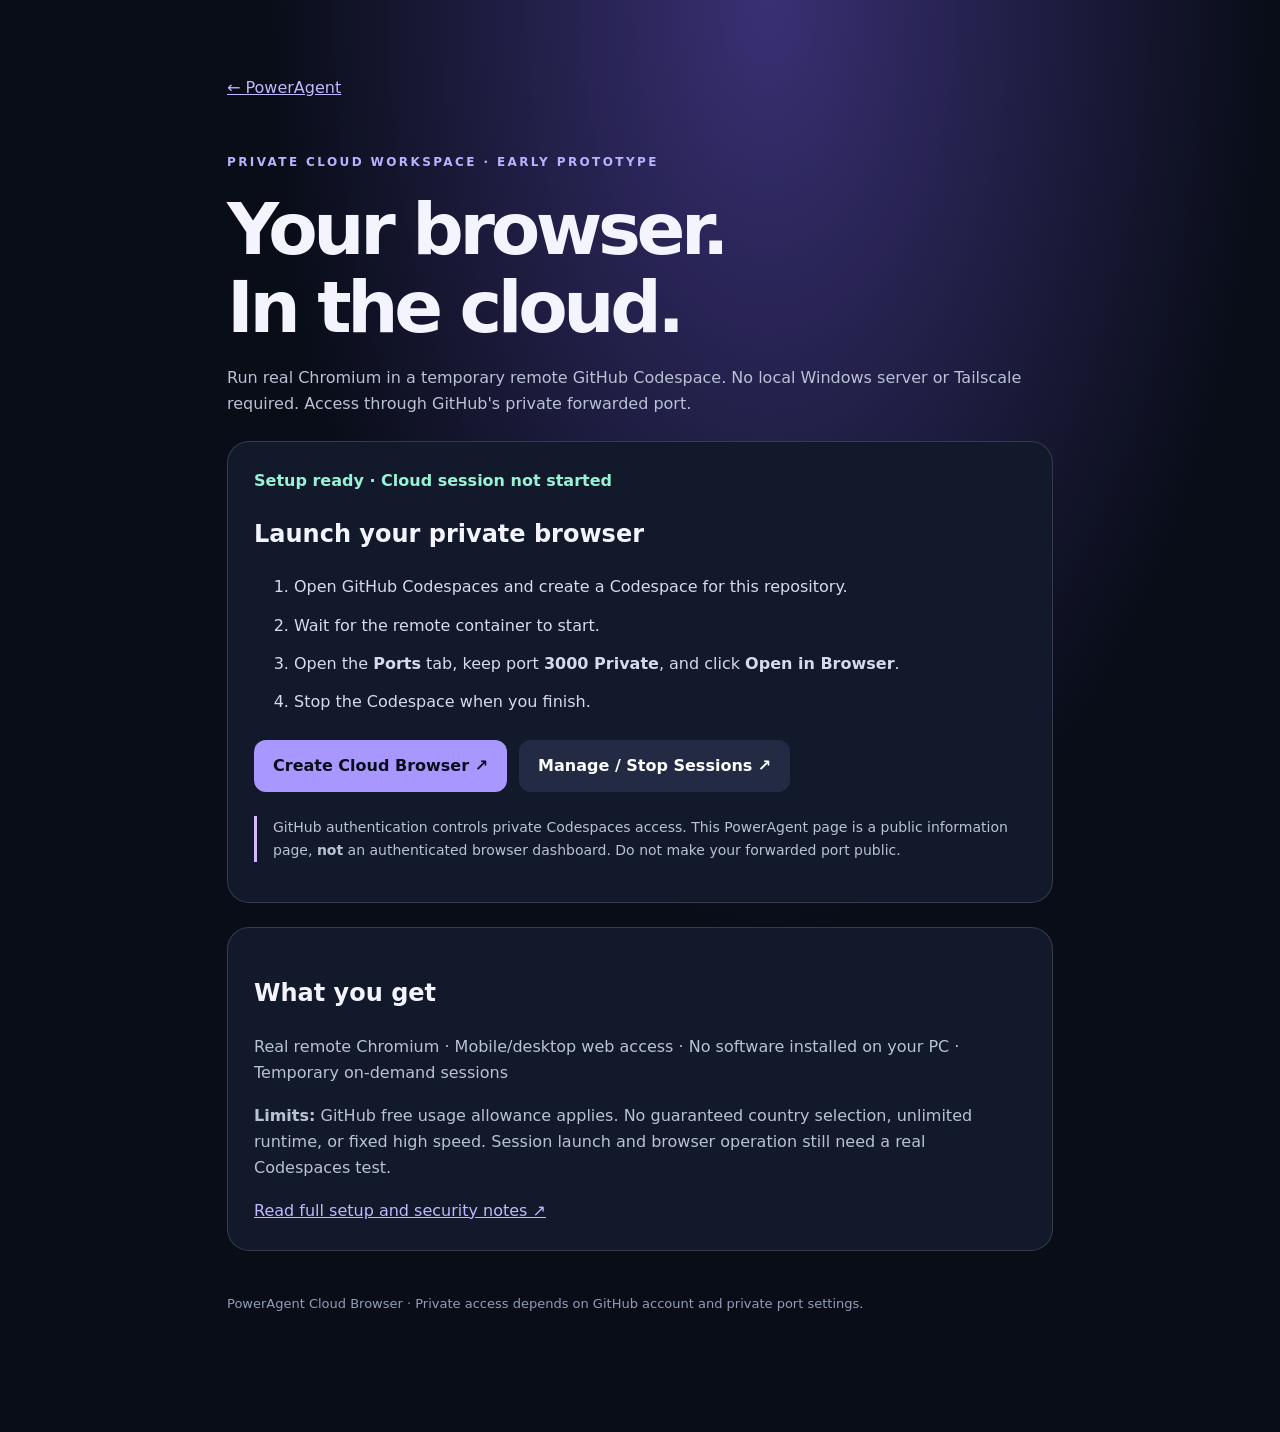
<file: cloud-browser.html>
<!doctype html><html lang="en"><head><meta charset="utf-8"><meta name="viewport" content="width=device-width,initial-scale=1"><title>PowerAgent · Private Cloud Browser</title><style>:root{color-scheme:dark}*{box-sizing:border-box}body{margin:0;background:radial-gradient(ellipse at 60% 0,#393074 0,transparent 46%),#090d18;color:#f3f4ff;font:16px/1.65 system-ui,Arial,sans-serif;min-height:100vh}main{max-width:870px;margin:0 auto;padding:75px 22px}.eyebrow{font-size:12px;letter-spacing:.2em;color:#b8b2ff;font-weight:800}h1{font-size:clamp(40px,7vw,72px);letter-spacing:-.06em;line-height:1.08;margin:18px 0}p{color:#b9c1d4}.card{border:1px solid #ffffff26;background:#12192a;border-radius:22px;padding:26px;margin-top:24px}.actions{display:flex;gap:12px;flex-wrap:wrap;margin:24px 0}a.btn{background:#a797ff;color:#0a0d1a;border-radius:12px;padding:13px 19px;text-decoration:none;font-weight:800}a.secondary{background:#232b44;color:#fff}li{margin:12px 0;color:#d6daeb}.note{border-left:3px solid #d4b7ff;padding-left:16px;font-size:14px}.tag{color:#98f2d6;font-weight:700}footer{margin:42px 0;color:#919db9;font-size:13px}a{color:#c1b8ff}a:focus-visible{outline:3px solid white;outline-offset:4px}</style></head><body><main><a href="/" aria-label="Back to PowerAgent home">← PowerAgent</a><div class="eyebrow" style="margin-top:52px">PRIVATE CLOUD WORKSPACE · EARLY PROTOTYPE</div><h1>Your browser.<br>In the cloud.</h1><p>Run real Chromium in a temporary remote GitHub Codespace. No local Windows server or Tailscale required. Access through GitHub's private forwarded port.</p><div class="card"><div class="tag">Setup ready · Cloud session not started</div><h2>Launch your private browser</h2><ol><li>Open GitHub Codespaces and create a Codespace for this repository.</li><li>Wait for the remote container to start.</li><li>Open the <strong>Ports</strong> tab, keep port <strong>3000 Private</strong>, and click <strong>Open in Browser</strong>.</li><li>Stop the Codespace when you finish.</li></ol><div class="actions"><a class="btn" href="https://github.com/codespaces/new?repo=salman00101%2Fpoweragent-ai-v5" target="_blank" rel="noopener noreferrer">Create Cloud Browser ↗</a><a class="btn secondary" href="https://github.com/codespaces" target="_blank" rel="noopener noreferrer">Manage / Stop Sessions ↗</a></div><p class="note">GitHub authentication controls private Codespaces access. This PowerAgent page is a public information page, <strong>not</strong> an authenticated browser dashboard. Do not make your forwarded port public.</p></div><div class="card"><h2>What you get</h2><p>Real remote Chromium · Mobile/desktop web access · No software installed on your PC · Temporary on-demand sessions</p><p><strong>Limits:</strong> GitHub free usage allowance applies. No guaranteed country selection, unlimited runtime, or fixed high speed. Session launch and browser operation still need a real Codespaces test.</p><a href="https://github.com/salman00101/poweragent-ai-v5/blob/main/CLOUD_BROWSER.md" target="_blank" rel="noopener noreferrer">Read full setup and security notes ↗</a></div><footer>PowerAgent Cloud Browser · Private access depends on GitHub account and private port settings.</footer></main></body></html>
</file>
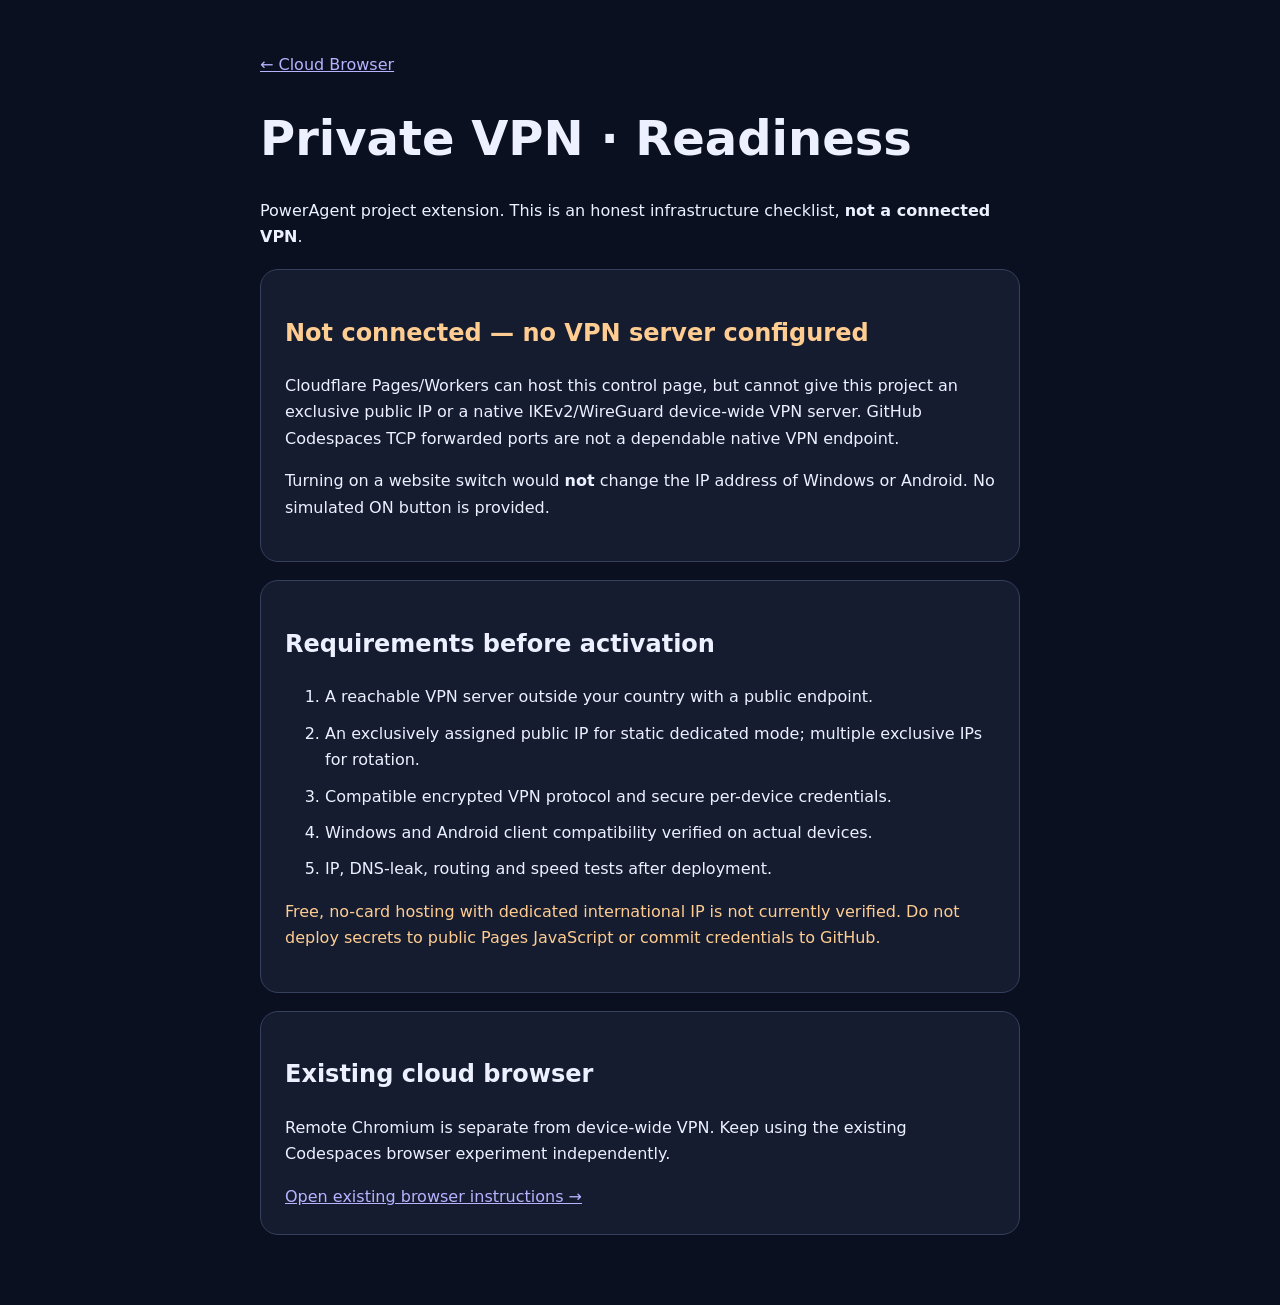
<file: vpn-status.html>
<!doctype html><html lang="en"><head><meta charset="utf-8"><meta name="viewport" content="width=device-width,initial-scale=1"><title>PowerAgent · Private VPN Readiness</title><style>body{margin:0;background:#0b1020;color:#edf1ff;font:16px/1.65 system-ui}main{max-width:760px;margin:auto;padding:52px 20px}a{color:#b8b2ff}.card{background:#151c30;border:1px solid #34405c;border-radius:18px;padding:24px;margin:18px 0}.warn{color:#ffcd91}.ok{color:#98e4c1}h1{font-size:clamp(30px,6vw,48px);line-height:1.15}li{margin:10px 0}button{background:#867af5;color:white;border:0;padding:12px 18px;border-radius:9px;cursor:pointer}</style></head><body><main><a href="cloud-browser.html">← Cloud Browser</a><h1>Private VPN · Readiness</h1><p>PowerAgent project extension. This is an honest infrastructure checklist, <strong>not a connected VPN</strong>.</p><div class="card"><h2 class="warn">Not connected — no VPN server configured</h2><p>Cloudflare Pages/Workers can host this control page, but cannot give this project an exclusive public IP or a native IKEv2/WireGuard device-wide VPN server. GitHub Codespaces TCP forwarded ports are not a dependable native VPN endpoint.</p><p>Turning on a website switch would <strong>not</strong> change the IP address of Windows or Android. No simulated ON button is provided.</p></div><div class="card"><h2>Requirements before activation</h2><ol><li>A reachable VPN server outside your country with a public endpoint.</li><li>An exclusively assigned public IP for static dedicated mode; multiple exclusive IPs for rotation.</li><li>Compatible encrypted VPN protocol and secure per-device credentials.</li><li>Windows and Android client compatibility verified on actual devices.</li><li>IP, DNS-leak, routing and speed tests after deployment.</li></ol><p class="warn">Free, no-card hosting with dedicated international IP is not currently verified. Do not deploy secrets to public Pages JavaScript or commit credentials to GitHub.</p></div><div class="card"><h2>Existing cloud browser</h2><p>Remote Chromium is separate from device-wide VPN. Keep using the existing Codespaces browser experiment independently.</p><a href="cloud-browser.html">Open existing browser instructions →</a></div></main></body></html>
</file>
